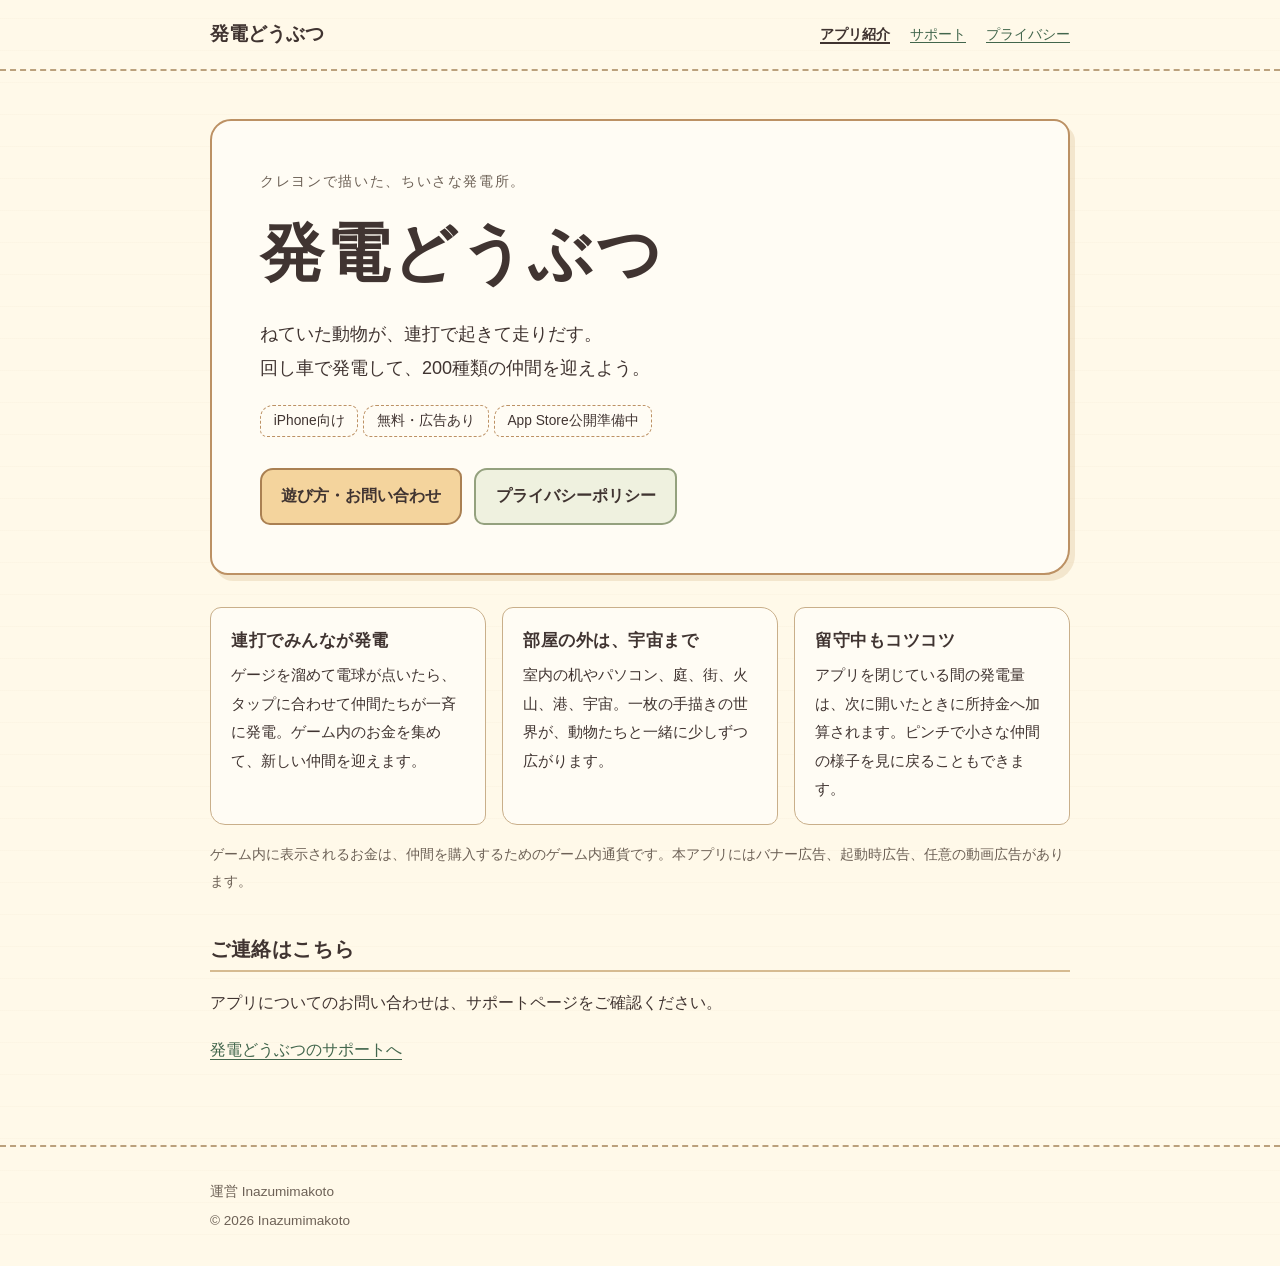
<file: docs/index.html>
<!doctype html>
<html lang="ja">
<head>
  <meta charset="utf-8">
  <meta name="viewport" content="width=device-width,initial-scale=1">
  <meta name="theme-color" content="#fff9e9">
  <title>発電どうぶつ｜手描きの仲間と発電するiPhoneゲーム</title>
  <meta name="description" content="小さなミツバチから200種類の仲間を集める、クレヨン風のクリッカー＆放置ゲーム。発電どうぶつの公式案内とサポート。">
  <link rel="stylesheet" href="styles.css">
</head>
<body>
  <a class="skip" href="#main">本文へ移動</a>
  <header><div class="wrap topbar">
    <a class="brand" href="index.html">発電どうぶつ</a>
    <nav aria-label="ページ"><a href="index.html" aria-current="page">アプリ紹介</a><a href="support.html">サポート</a><a href="privacy.html">プライバシー</a></nav>
  </div></header>
  <main id="main" class="wrap">
    <div class="hero">
      <p class="eyebrow">クレヨンで描いた、ちいさな発電所。</p>
      <h1>発電どうぶつ</h1>
      <p class="lead">ねていた動物が、連打で起きて走りだす。<br>回し車で発電して、200種類の仲間を迎えよう。</p>
      <p><span class="tag">iPhone向け</span><span class="tag">無料・広告あり</span><span class="tag">App Store公開準備中</span></p>
      <div class="actions"><a class="button" href="support.html">遊び方・お問い合わせ</a><a class="button secondary" href="privacy.html">プライバシーポリシー</a></div>
    </div>
    <div class="cards">
      <section class="card"><h2>連打でみんなが発電</h2><p>ゲージを溜めて電球が点いたら、タップに合わせて仲間たちが一斉に発電。ゲーム内のお金を集めて、新しい仲間を迎えます。</p></section>
      <section class="card"><h2>部屋の外は、宇宙まで</h2><p>室内の机やパソコン、庭、街、火山、港、宇宙。一枚の手描きの世界が、動物たちと一緒に少しずつ広がります。</p></section>
      <section class="card"><h2>留守中もコツコツ</h2><p>アプリを閉じている間の発電量は、次に開いたときに所持金へ加算されます。ピンチで小さな仲間の様子を見に戻ることもできます。</p></section>
    </div>
    <p class="note">ゲーム内に表示されるお金は、仲間を購入するためのゲーム内通貨です。本アプリにはバナー広告、起動時広告、任意の動画広告があります。</p>
    <h2>ご連絡はこちら</h2>
    <p>アプリについてのお問い合わせは、サポートページをご確認ください。</p>
    <p><a href="support.html">発電どうぶつのサポートへ</a></p>
  </main>
  <footer><div class="wrap"><p>運営 Inazumimakoto</p><p>© 2026 Inazumimakoto</p></div></footer>
</body>
</html>
</file>
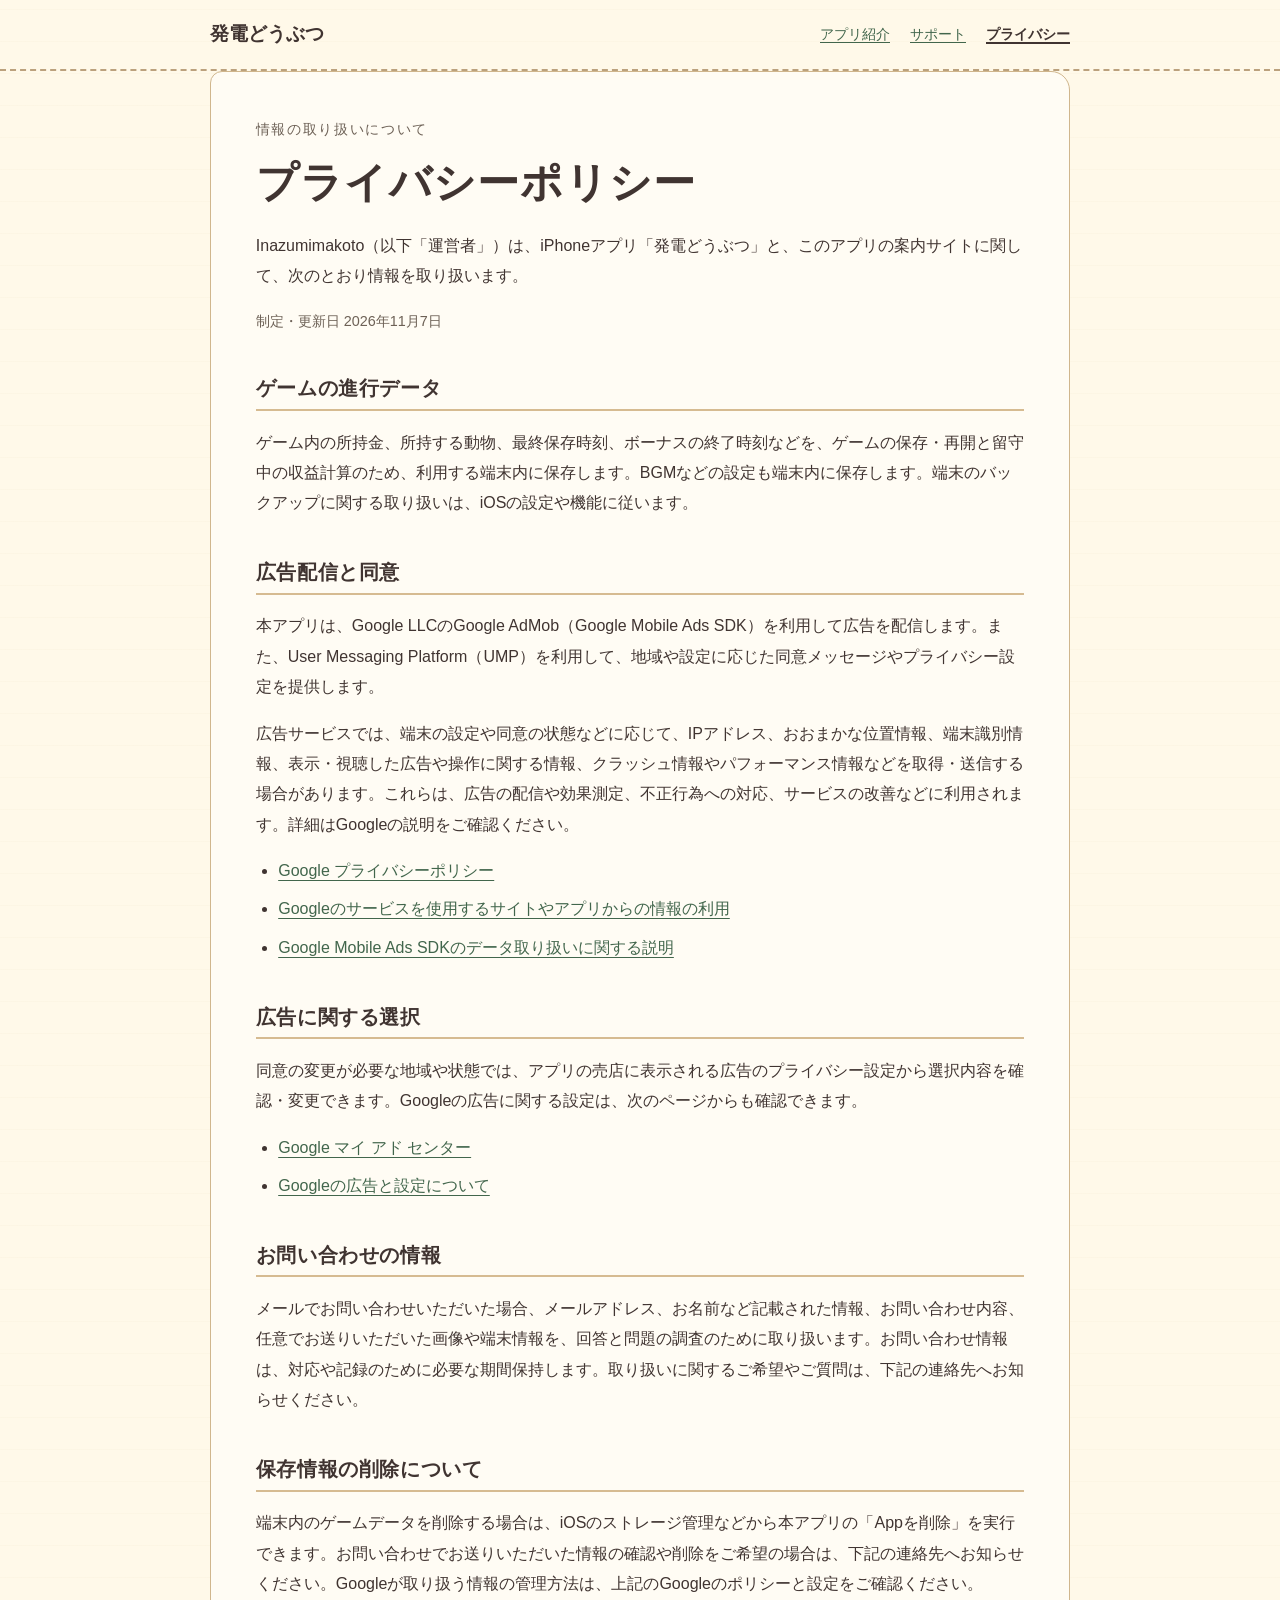
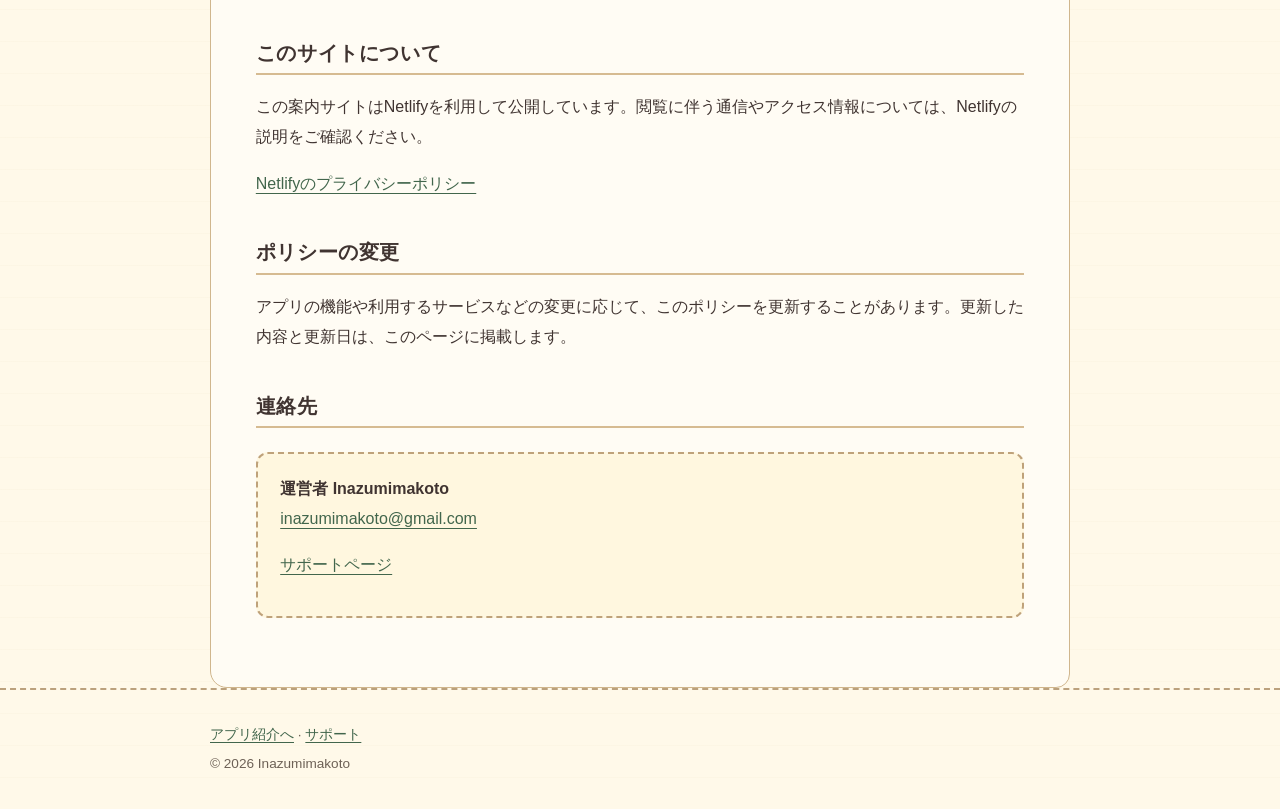
<file: docs/privacy.html>
<!doctype html>
<html lang="ja">
<head>
  <meta charset="utf-8">
  <meta name="viewport" content="width=device-width,initial-scale=1">
  <meta name="theme-color" content="#fff9e9">
  <title>プライバシーポリシー｜発電どうぶつ</title>
  <meta name="description" content="発電どうぶつのゲームデータ、広告配信、お問い合わせに関する情報の取り扱い。">
  <link rel="stylesheet" href="styles.css">
</head>
<body>
  <a class="skip" href="#main">本文へ移動</a>
  <header><div class="wrap topbar"><a class="brand" href="index.html">発電どうぶつ</a><nav aria-label="ページ"><a href="index.html">アプリ紹介</a><a href="support.html">サポート</a><a href="privacy.html" aria-current="page">プライバシー</a></nav></div></header>
  <main id="main" class="wrap document">
    <p class="eyebrow">情報の取り扱いについて</p>
    <h1>プライバシーポリシー</h1>
    <p>Inazumimakoto（以下「運営者」）は、iPhoneアプリ「発電どうぶつ」と、このアプリの案内サイトに関して、次のとおり情報を取り扱います。</p>
    <p class="note">制定・更新日 <time datetime="2026-11-07">2026年11月7日</time></p>
    <h2>ゲームの進行データ</h2>
    <p>ゲーム内の所持金、所持する動物、最終保存時刻、ボーナスの終了時刻などを、ゲームの保存・再開と留守中の収益計算のため、利用する端末内に保存します。BGMなどの設定も端末内に保存します。端末のバックアップに関する取り扱いは、iOSの設定や機能に従います。</p>
    <h2>広告配信と同意</h2>
    <p>本アプリは、Google LLCのGoogle AdMob（Google Mobile Ads SDK）を利用して広告を配信します。また、User Messaging Platform（UMP）を利用して、地域や設定に応じた同意メッセージやプライバシー設定を提供します。</p>
    <p>広告サービスでは、端末の設定や同意の状態などに応じて、IPアドレス、おおまかな位置情報、端末識別情報、表示・視聴した広告や操作に関する情報、クラッシュ情報やパフォーマンス情報などを取得・送信する場合があります。これらは、広告の配信や効果測定、不正行為への対応、サービスの改善などに利用されます。詳細はGoogleの説明をご確認ください。</p>
    <ul><li><a href="https://policies.google.com/privacy?hl=ja">Google プライバシーポリシー</a></li><li><a href="https://policies.google.com/technologies/partner-sites?hl=ja">Googleのサービスを使用するサイトやアプリからの情報の利用</a></li><li><a href="https://developers.google.com/admob/ios/privacy/data-disclosure?hl=ja">Google Mobile Ads SDKのデータ取り扱いに関する説明</a></li></ul>
    <h2>広告に関する選択</h2>
    <p>同意の変更が必要な地域や状態では、アプリの売店に表示される広告のプライバシー設定から選択内容を確認・変更できます。Googleの広告に関する設定は、次のページからも確認できます。</p>
    <ul><li><a href="https://myadcenter.google.com/">Google マイ アド センター</a></li><li><a href="https://policies.google.com/technologies/ads?hl=ja">Googleの広告と設定について</a></li></ul>
    <h2>お問い合わせの情報</h2>
    <p>メールでお問い合わせいただいた場合、メールアドレス、お名前など記載された情報、お問い合わせ内容、任意でお送りいただいた画像や端末情報を、回答と問題の調査のために取り扱います。お問い合わせ情報は、対応や記録のために必要な期間保持します。取り扱いに関するご希望やご質問は、下記の連絡先へお知らせください。</p>
    <h2>保存情報の削除について</h2>
    <p>端末内のゲームデータを削除する場合は、iOSのストレージ管理などから本アプリの「Appを削除」を実行できます。お問い合わせでお送りいただいた情報の確認や削除をご希望の場合は、下記の連絡先へお知らせください。Googleが取り扱う情報の管理方法は、上記のGoogleのポリシーと設定をご確認ください。</p>
    <h2>このサイトについて</h2>
    <p>この案内サイトはNetlifyを利用して公開しています。閲覧に伴う通信やアクセス情報については、Netlifyの説明をご確認ください。</p>
    <p><a href="https://www.netlify.com/privacy/">Netlifyのプライバシーポリシー</a></p>
    <h2>ポリシーの変更</h2>
    <p>アプリの機能や利用するサービスなどの変更に応じて、このポリシーを更新することがあります。更新した内容と更新日は、このページに掲載します。</p>
    <h2>連絡先</h2>
    <div class="contact"><strong>運営者 Inazumimakoto</strong><a href="mailto:inazumimakoto@gmail.com">inazumimakoto@gmail.com</a><p><a href="support.html">サポートページ</a></p></div>
  </main>
  <footer><div class="wrap"><p><a href="index.html">アプリ紹介へ</a> · <a href="support.html">サポート</a></p><p>© 2026 Inazumimakoto</p></div></footer>
</body>
</html>
</file>
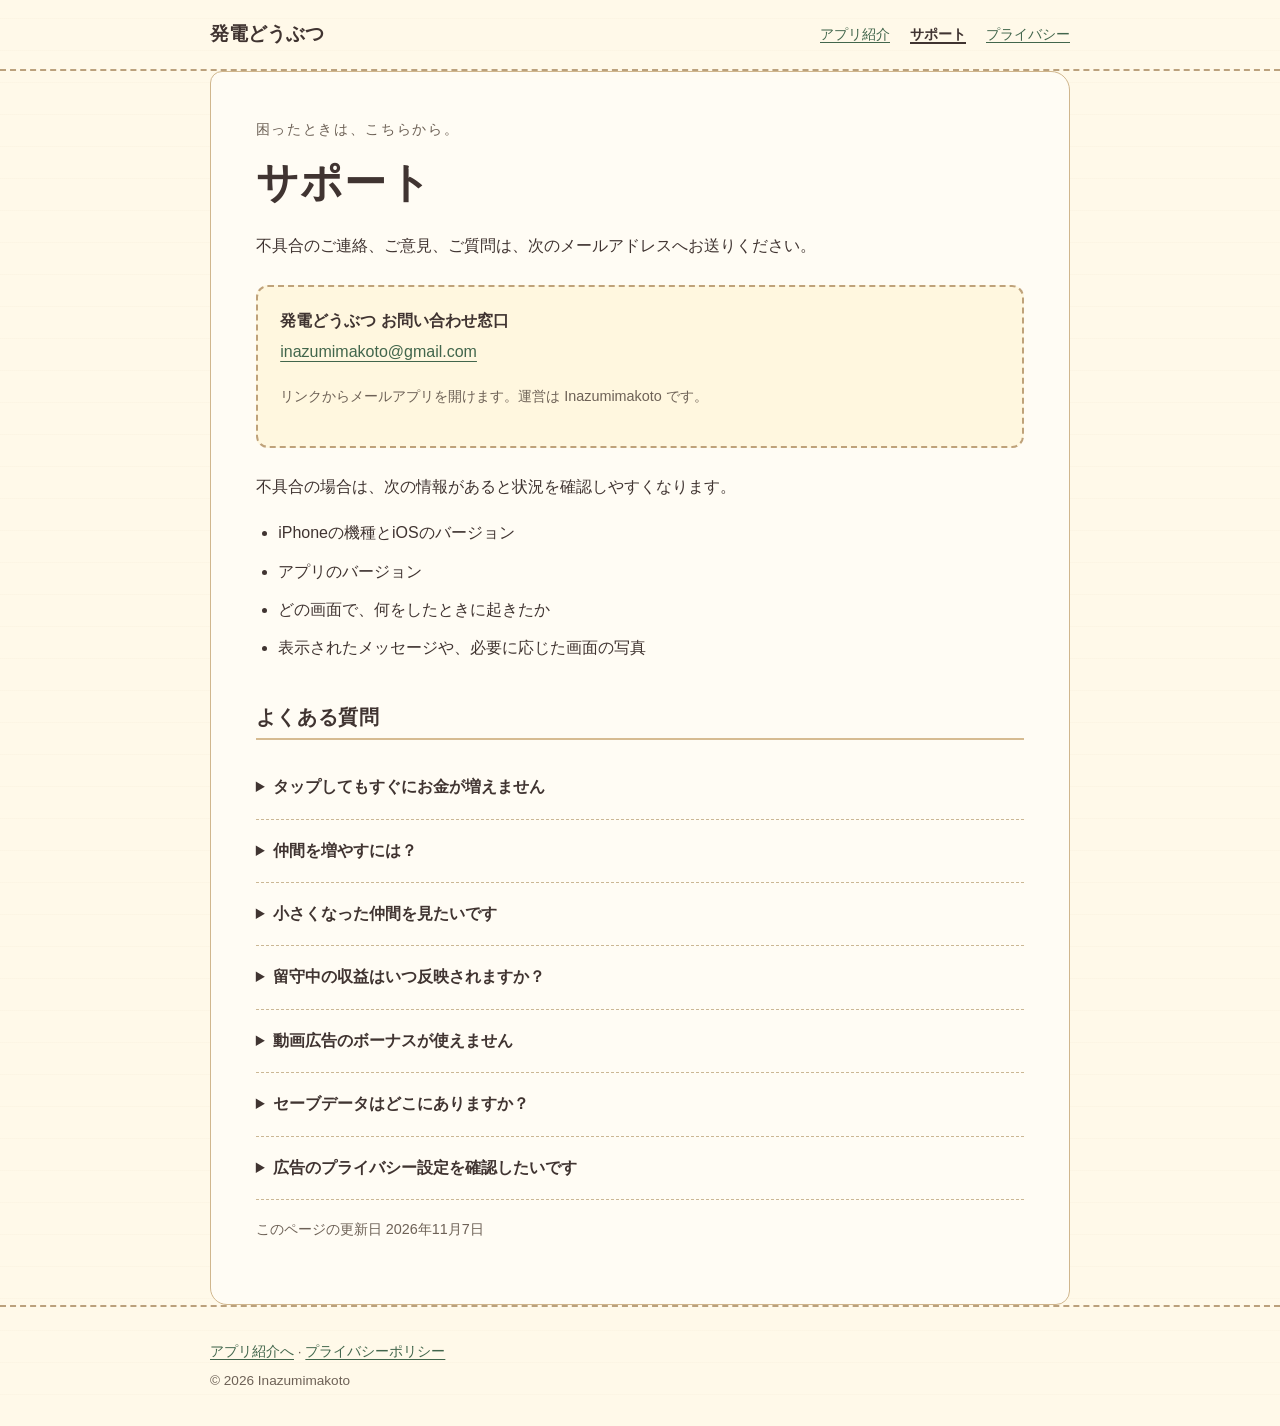
<file: docs/support.html>
<!doctype html>
<html lang="ja">
<head>
  <meta charset="utf-8">
  <meta name="viewport" content="width=device-width,initial-scale=1">
  <meta name="theme-color" content="#fff9e9">
  <title>サポート｜発電どうぶつ</title>
  <meta name="description" content="発電どうぶつの遊び方、広告、保存についてのご案内とお問い合わせ先。">
  <link rel="stylesheet" href="styles.css">
</head>
<body>
  <a class="skip" href="#main">本文へ移動</a>
  <header><div class="wrap topbar"><a class="brand" href="index.html">発電どうぶつ</a><nav aria-label="ページ"><a href="index.html">アプリ紹介</a><a href="support.html" aria-current="page">サポート</a><a href="privacy.html">プライバシー</a></nav></div></header>
  <main id="main" class="wrap document">
    <p class="eyebrow">困ったときは、こちらから。</p>
    <h1>サポート</h1>
    <p>不具合のご連絡、ご意見、ご質問は、次のメールアドレスへお送りください。</p>
    <div class="contact"><strong>発電どうぶつ お問い合わせ窓口</strong><a href="mailto:inazumimakoto@gmail.com?subject=%E7%99%BA%E9%9B%BB%E3%81%A9%E3%81%86%E3%81%B6%E3%81%A4%E3%81%AE%E3%81%8A%E5%95%8F%E3%81%84%E5%90%88%E3%82%8F%E3%81%9B">inazumimakoto@gmail.com</a><p class="note">リンクからメールアプリを開けます。運営は Inazumimakoto です。</p></div>
    <p>不具合の場合は、次の情報があると状況を確認しやすくなります。</p>
    <ul><li>iPhoneの機種とiOSのバージョン</li><li>アプリのバージョン</li><li>どの画面で、何をしたときに起きたか</li><li>表示されたメッセージや、必要に応じた画面の写真</li></ul>
    <h2>よくある質問</h2>
    <details><summary>タップしてもすぐにお金が増えません</summary><p>続けてタップすると左のゲージが溜まります。電球が点いたあとのタップから発電収入が発生します。タップを止めるとゲージは少しずつ下がります。</p></details>
    <details><summary>仲間を増やすには？</summary><p>左下のバスケットを押すと売店が開きます。ゲーム内のお金で同じ種類を8体まで追加でき、ひとつ前の種類を迎えると次の種類が購入できるようになります。</p></details>
    <details><summary>小さくなった仲間を見たいです</summary><p>ゲーム画面を2本指で広げると、右下を基準に背景と動物が一緒に拡大します。右上の青い矢印で全体表示に戻ります。</p></details>
    <details><summary>留守中の収益はいつ反映されますか？</summary><p>アプリを開いたときや、バックグラウンドから戻ったときに計算し、所持金へ加算します。収益は持っている動物たちの発電量と、留守にしていた時間から計算します。</p></details>
    <details><summary>動画広告のボーナスが使えません</summary><p>通信状況や広告の配信状況により、広告を読み込めないことがあります。時間を置いてお試しください。ボーナスは動画広告の視聴完了時に付与され、選んだ発電量が5分間2倍になります。</p></details>
    <details><summary>セーブデータはどこにありますか？</summary><p>所持金や仲間の数などは、利用しているiPhone内に保存されます。アプリの削除や端末の初期化でデータが失われる場合があります。進行状況でお困りの場合は、削除する前にお問い合わせください。</p></details>
    <details><summary>広告のプライバシー設定を確認したいです</summary><p>地域や同意の状態に応じて、売店に広告のプライバシー設定ボタンが表示されます。情報の取り扱いと外部サービスの設定先は、プライバシーポリシーにもまとめています。</p><p><a href="privacy.html">プライバシーポリシーを読む</a></p></details>
    <p class="note">このページの更新日 <time datetime="2026-11-07">2026年11月7日</time></p>
  </main>
  <footer><div class="wrap"><p><a href="index.html">アプリ紹介へ</a> · <a href="privacy.html">プライバシーポリシー</a></p><p>© 2026 Inazumimakoto</p></div></footer>
</body>
</html>
</file>
<file: docs/styles.css>
:root {
  color-scheme: light;
  --paper: #fff9e9;
  --sheet: #fffcf4;
  --ink: #403431;
  --muted: #6d6156;
  --edge: #bc9164;
  --green: #42664c;
  --orange: #e9b86c;
}

* { box-sizing: border-box; }
body {
  margin: 0;
  color: var(--ink);
  background: repeating-linear-gradient(0deg, transparent, transparent 31px, #b99c6712 32px), var(--paper);
  font-family: "Klee One", "Hiragino Maru Gothic ProN", "Yu Gothic", sans-serif;
  line-height: 1.9;
  overflow-wrap: anywhere;
}
a { color: var(--green); text-underline-offset: .22em; }
a:hover { text-decoration-thickness: 2px; }
a:focus-visible, summary:focus-visible { outline: 3px solid #8b5b22; outline-offset: 5px; }
.skip { position: absolute; top: -100px; left: 1rem; background: var(--sheet); padding: .5rem 1rem; }
.skip:focus { top: .5rem; }
.wrap { width: min(100% - 2.5rem, 860px); margin-inline: auto; }
header { border-bottom: 2px dashed #bba17d; }
.topbar { display: flex; align-items: center; flex-wrap: wrap; justify-content: space-between; gap: .5rem 2rem; padding-block: 1rem; }
.brand { color: var(--ink); font-size: 1.2rem; font-weight: 800; text-decoration: none; }
nav { display: flex; gap: .5rem 1.25rem; flex-wrap: wrap; font-size: .9rem; }
nav a { padding: .3rem 0; }
nav [aria-current="page"] { color: var(--ink); font-weight: 800; text-decoration-thickness: 2px; }
main { padding-block: 3rem 4rem; }
h1, h2, h3 { line-height: 1.5; letter-spacing: .03em; }
h1 { margin: 0 0 1rem; font-size: clamp(1.8rem, 5vw, 2.6rem); }
h2 { font-size: 1.25rem; margin-top: 2.4rem; padding-bottom: .35rem; border-bottom: 2px solid #d6bb91; }
h3 { font-size: 1.05rem; margin-top: 1.6rem; }
p { margin: 1rem 0; }
.eyebrow { color: var(--muted); font-size: .86rem; letter-spacing: .12em; margin: 0 0 .6rem; }
.lead { font-size: 1.13rem; max-width: 43rem; }
.hero { padding: clamp(1.5rem, 4vw, 3rem); background: var(--sheet); border: 2px solid var(--edge); border-radius: 21px 16px 26px 18px; box-shadow: 5px 6px 0 #d7b98d4d; }
.hero h1 { font-size: clamp(2.6rem, 8vw, 4rem); }
.tag { display: inline-block; padding: .15rem .8rem; margin: .2rem .3rem .2rem 0; border: 1.5px dashed var(--edge); border-radius: 13px 8px 11px 7px; font-size: .86rem; }
.actions { display: flex; flex-wrap: wrap; gap: .75rem; margin-top: 1.7rem; }
.button { display: inline-block; padding: .7rem 1.2rem; background: #f4d49d; border: 2px solid #aa8052; border-radius: 13px 9px 15px 10px; color: var(--ink); font-weight: 800; text-decoration: none; }
.button.secondary { background: #eff1df; border-color: #94a17e; }
.note { color: var(--muted); font-size: .9rem; }
.cards { display: grid; grid-template-columns: repeat(3, 1fr); gap: 1rem; margin-top: 2rem; }
.card { background: var(--sheet); border: 1.5px solid #c9af8a; border-radius: 11px 17px 10px 15px; padding: 1.25rem; }
.card h2 { margin: 0 0 .5rem; font-size: 1.06rem; border: 0; padding: 0; }
.card p { margin: 0; font-size: .94rem; }
.document { background: var(--sheet); border: 1.5px solid #d0b68d; border-radius: 12px 19px 14px 17px; padding: clamp(1.3rem, 4vw, 2.8rem); }
ul, ol { padding-left: 1.4rem; }
li { margin-bottom: .5rem; }
.contact { padding: 1.2rem 1.4rem; border: 2px dashed #bfa27a; border-radius: 12px; background: #fff7df; margin: 1.5rem 0; }
.contact strong { display: block; }
details { padding-block: 1rem; border-bottom: 1px dashed #cbb794; }
summary { cursor: pointer; font-weight: 800; padding-right: 1rem; }
details p { margin-bottom: .25rem; }
footer { padding-block: 1.8rem; border-top: 2px dashed #bba17d; color: var(--muted); font-size: .85rem; }
footer p { margin: .2rem 0; }
@media (max-width: 640px) {
  .wrap { width: min(100% - 1.5rem, 860px); }
  main { padding-block: 1.7rem 2.5rem; }
  .cards { grid-template-columns: 1fr; }
  .topbar { align-items: flex-start; }
  nav { width: 100%; gap: .5rem 1rem; }
}
</file>
